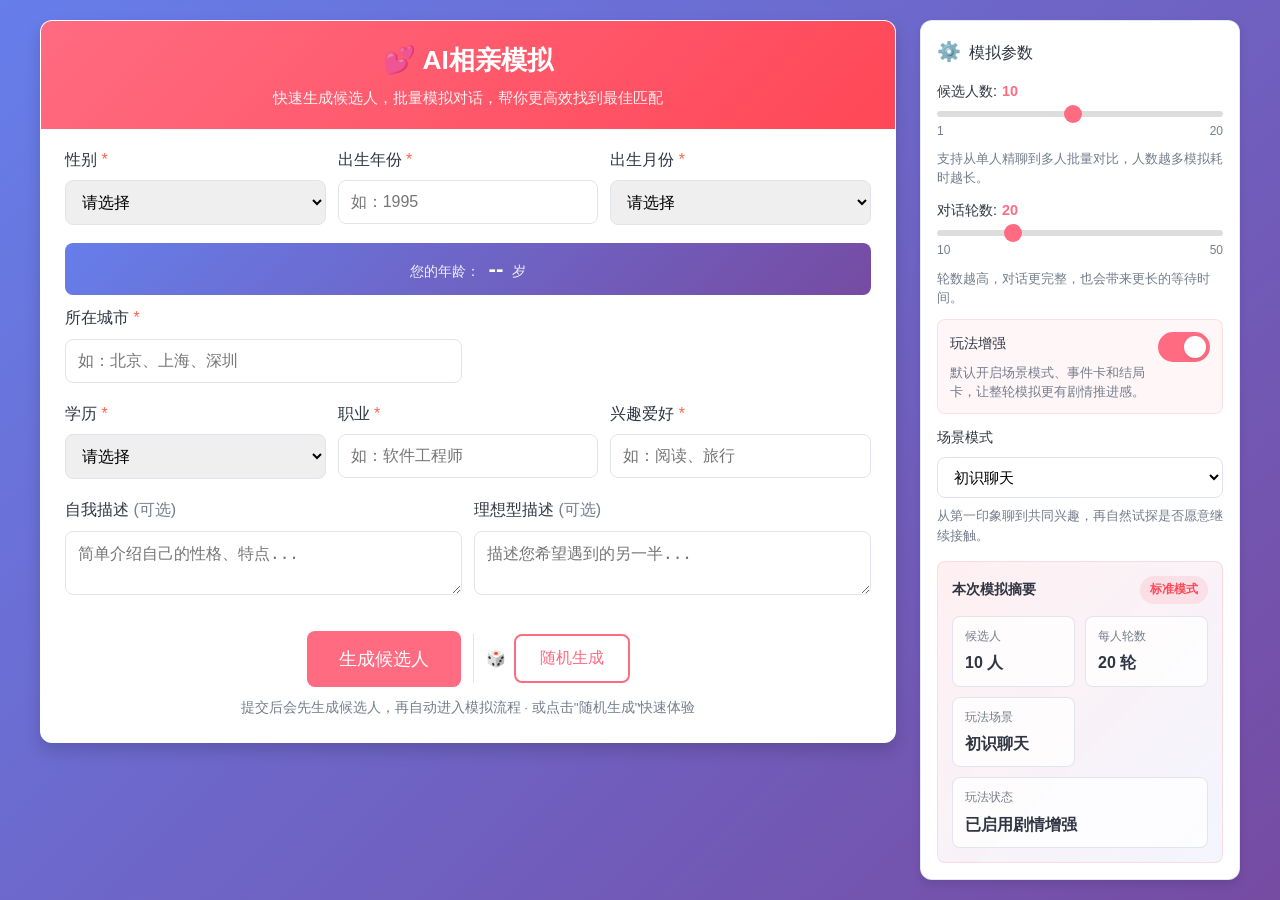
<file: frontend/index.html>
<!DOCTYPE html>
<html lang="zh-CN">
<head>
    <meta charset="UTF-8">
    <meta name="viewport" content="width=device-width, initial-scale=1.0">
    <title>AI相亲模拟 - 个人资料设置</title>
    <link rel="stylesheet" href="css/style.css">
</head>
<body class="profile-page">
    <div class="profile-container">
        <!-- 左侧：表单区域 -->
        <div class="main-content">
            <div class="page-header">
                <h1>💕 AI相亲模拟</h1>
                <p class="subtitle">快速生成候选人，批量模拟对话，帮你更高效找到最佳匹配</p>
            </div>

            <form id="profileForm" class="profile-form">
                <!-- 基本信息：三列 -->
                <div class="form-section">
                    <div class="form-row form-row-3">
                        <div class="form-group">
                            <label for="gender">性别 <span class="required">*</span></label>
                            <select id="gender" name="gender" required>
                                <option value="">请选择</option>
                                <option value="male">男</option>
                                <option value="female">女</option>
                            </select>
                        </div>
                        <div class="form-group">
                            <label for="birth_year">出生年份 <span class="required">*</span></label>
                            <input type="number" id="birth_year" name="birth_year" min="1940" max="2010" required
                                   placeholder="如：1995">
                        </div>
                        <div class="form-group">
                            <label for="birth_month">出生月份 <span class="required">*</span></label>
                            <select id="birth_month" name="birth_month" required>
                                <option value="">请选择</option>
                                <option value="1">1月</option>
                                <option value="2">2月</option>
                                <option value="3">3月</option>
                                <option value="4">4月</option>
                                <option value="5">5月</option>
                                <option value="6">6月</option>
                                <option value="7">7月</option>
                                <option value="8">8月</option>
                                <option value="9">9月</option>
                                <option value="10">10月</option>
                                <option value="11">11月</option>
                                <option value="12">12月</option>
                            </select>
                        </div>
                    </div>

                    <!-- 年龄显示 -->
                    <div class="age-display">
                        <span class="age-label">您的年龄：</span>
                        <span class="age-value" id="calculatedAge">--</span>
                        <span class="age-unit">岁</span>
                    </div>

                    <!-- 所在城市 -->
                    <div class="form-row">
                        <div class="form-group" style="flex: 0 0 auto; min-width: 200px;">
                            <label for="city">所在城市 <span class="required">*</span></label>
                            <input type="text" id="city" name="city" required
                                   placeholder="如：北京、上海、深圳" list="majorCities">
                            <datalist id="majorCities">
                                <option value="北京">
                                <option value="上海">
                                <option value="深圳">
                                <option value="广州">
                                <option value="杭州">
                                <option value="成都">
                                <option value="南京">
                                <option value="武汉">
                                <option value="西安">
                                <option value="重庆">
                                <option value="天津">
                                <option value="苏州">
                                <option value="长沙">
                                <option value="郑州">
                                <option value="青岛">
                                <option value="大连">
                            </datalist>
                        </div>
                    </div>

                    <!-- 职业、学历、兴趣：三列 -->
                    <div class="form-row form-row-3">
                        <div class="form-group">
                            <label for="education">学历 <span class="required">*</span></label>
                            <select id="education" name="education" required>
                                <option value="">请选择</option>
                                <option value="高中">高中</option>
                                <option value="大专">大专</option>
                                <option value="本科">本科</option>
                                <option value="硕士">硕士</option>
                                <option value="博士">博士</option>
                                <option value="其他">其他</option>
                            </select>
                        </div>
                        <div class="form-group">
                            <label for="occupation">职业 <span class="required">*</span></label>
                            <input type="text" id="occupation" name="occupation" required
                                   placeholder="如：软件工程师">
                        </div>
                        <div class="form-group">
                            <label for="interests">兴趣爱好 <span class="required">*</span></label>
                            <input type="text" id="interests" name="interests" required
                                   placeholder="如：阅读、旅行">
                        </div>
                    </div>

                    <!-- 自我描述、理想型：两列 -->
                    <div class="form-row">
                        <div class="form-group">
                            <label for="self_description">自我描述 <span class="optional">(可选)</span></label>
                            <textarea id="self_description" name="self_description" rows="2"
                                      placeholder="简单介绍自己的性格、特点..." maxlength="500"></textarea>
                        </div>
                        <div class="form-group">
                            <label for="ideal_type">理想型描述 <span class="optional">(可选)</span></label>
                            <textarea id="ideal_type" name="ideal_type" rows="2"
                                      placeholder="描述您希望遇到的另一半..." maxlength="500"></textarea>
                        </div>
                    </div>
                </div>

                <div class="form-actions">
                    <div class="form-actions-main">
                        <button type="submit" class="btn btn-primary btn-large" id="submitBtn">
                            <span class="btn-text">生成候选人</span>
                            <span class="btn-loading" style="display: none;">正在生成...</span>
                        </button>
                        <div class="quick-experience-inline">
                            <span class="quick-experience-icon">🎲</span>
                            <button type="button" class="btn btn-secondary btn-outline" id="randomProfileBtn">
                                随机生成
                            </button>
                        </div>
                    </div>
                    <p class="form-action-hint">提交后会先生成候选人，再自动进入模拟流程 · 或点击"随机生成"快速体验</p>
                </div>
            </form>
        </div>

        <!-- 右侧：配置和快捷操作 -->
        <aside class="sidebar">
            <div class="sidebar-card">
                <div class="sidebar-card-header">
                    <span class="sidebar-icon">⚙️</span>
                    <h3>模拟参数</h3>
                </div>

                <div class="config-item">
                    <label for="candidateCount">候选人数: <strong id="candidateCountValue">10</strong></label>
                    <input type="range" id="candidateCount" name="candidate_count" min="1" max="20" value="10" class="config-slider">
                    <div class="slider-labels">
                        <span>1</span>
                        <span>20</span>
                    </div>
                    <p class="config-help">支持从单人精聊到多人批量对比，人数越多模拟耗时越长。</p>
                </div>

                <div class="config-item">
                    <label for="maxRounds">对话轮数: <strong id="maxRoundsValue">20</strong></label>
                    <input type="range" id="maxRounds" name="max_rounds" min="10" max="50" value="20" class="config-slider">
                    <div class="slider-labels">
                        <span>10</span>
                        <span>50</span>
                    </div>
                    <p class="config-help">轮数越高，对话更完整，也会带来更长的等待时间。</p>
                </div>

                <div class="config-item feature-toggle-item">
                    <div class="toggle-row">
                        <div>
                            <label for="enhancedMode">玩法增强</label>
                            <p class="config-help">默认开启场景模式、事件卡和结局卡，让整轮模拟更有剧情推进感。</p>
                        </div>
                        <label class="switch" for="enhancedMode">
                            <input type="checkbox" id="enhancedMode" name="enhanced_mode" checked>
                            <span class="switch-slider"></span>
                        </label>
                    </div>
                </div>

                <div class="config-item">
                    <label for="scenarioMode">场景模式</label>
                    <select id="scenarioMode" name="scenario_mode" class="config-select">
                        <option value="first_chat" selected>初识聊天</option>
                        <option value="weekend_plan">周末约会计划</option>
                        <option value="future_probe">未来关系试探</option>
                    </select>
                    <p class="config-help" id="scenarioModeHelp">从第一印象聊到共同兴趣，再自然试探是否愿意继续接触。</p>
                </div>

                <div class="simulation-summary" id="simulationSummary">
                    <div class="summary-header">
                        <span>本次模拟摘要</span>
                        <strong id="summaryBadge">标准模式</strong>
                    </div>
                    <div class="summary-grid">
                        <div class="summary-item">
                            <span class="summary-label">候选人</span>
                            <strong id="summaryCandidates">10 人</strong>
                        </div>
                        <div class="summary-item">
                            <span class="summary-label">每人轮数</span>
                            <strong id="summaryRounds">20 轮</strong>
                        </div>
                        <div class="summary-item">
                            <span class="summary-label">玩法场景</span>
                            <strong id="summaryScenario">初识聊天</strong>
                        </div>
                        <div class="summary-item summary-item-wide">
                            <span class="summary-label">玩法状态</span>
                            <strong id="summaryTotalRounds">已启用剧情增强</strong>
                        </div>
                    </div>
                </div>
            </div>
        </aside>
    </div>

    <div id="toast" class="toast"></div>

    <script src="js/api.js?v=1.1"></script>
    <script src="js/profile.js?v=1.3"></script>
</body>
</html>
</file>
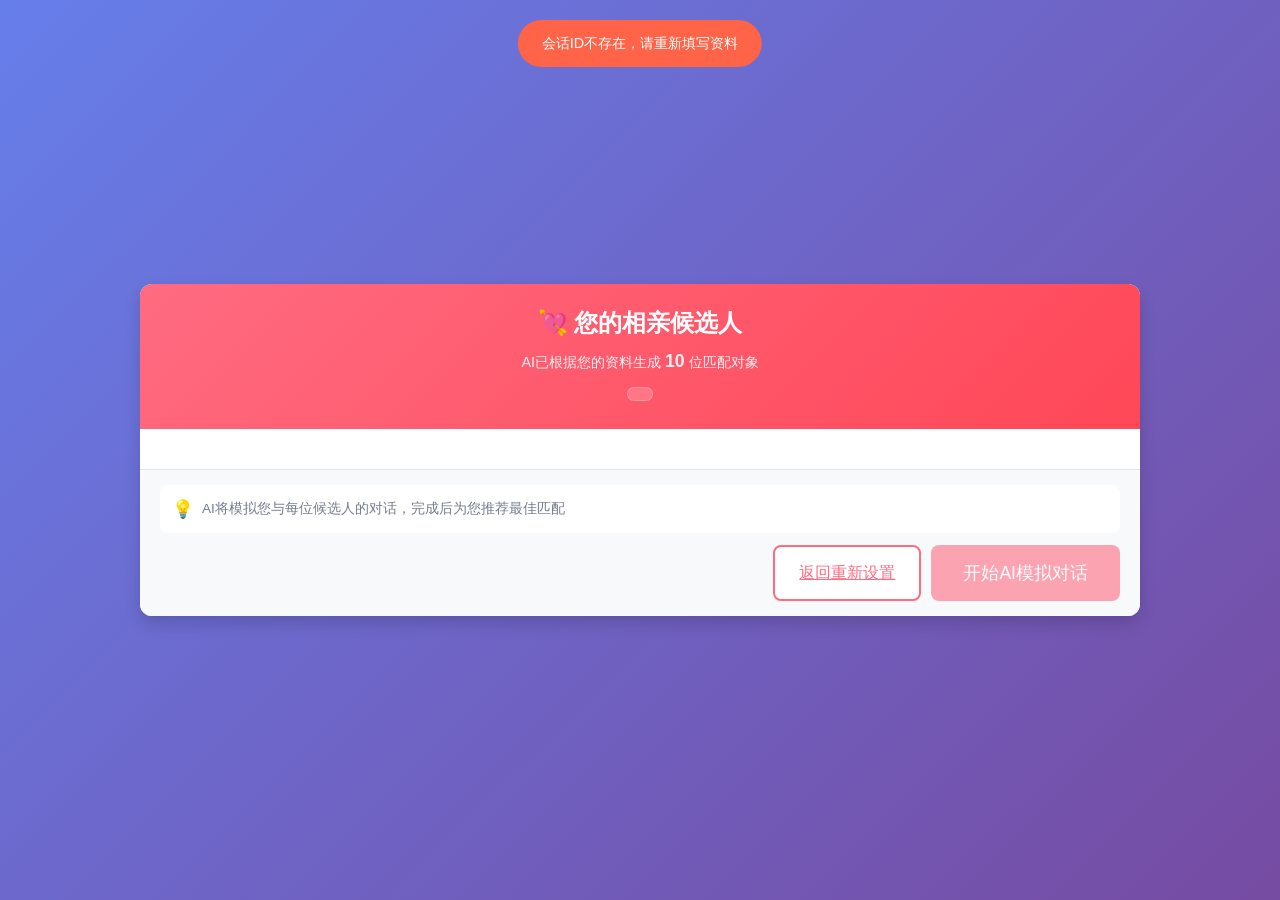
<file: frontend/candidates.html>
<!DOCTYPE html>
<html lang="zh-CN">
<head>
    <meta charset="UTF-8">
    <meta name="viewport" content="width=device-width, initial-scale=1.0">
    <title>AI相亲模拟 - 候选人展示</title>
    <link rel="stylesheet" href="css/style.css">
</head>
<body class="candidates-page">
    <div class="candidates-container">
        <!-- 页面头部 -->
        <div class="candidates-header">
            <h1>💘 您的相亲候选人</h1>
            <p class="subtitle">AI已根据您的资料生成 <span id="candidateCount">10</span> 位匹配对象</p>
            <div id="scenarioSummary" class="candidates-scenario-summary"></div>
        </div>

        <!-- 加载状态 -->
        <div id="loadingState" class="loading-container" style="display: none;">
            <div class="loading-spinner"></div>
            <p>正在生成候选人...</p>
        </div>

        <!-- 候选人网格 -->
        <div id="candidatesGrid" class="candidates-grid">
            <!-- 候选人卡片将通过JS动态生成 -->
        </div>

        <!-- 底部操作栏 -->
        <div class="candidates-footer">
            <div class="footer-tips">
                <span class="tip-icon">💡</span>
                <span class="tip-text">AI将模拟您与每位候选人的对话，完成后为您推荐最佳匹配</span>
            </div>
            <div class="footer-actions">
                <a href="/" class="btn btn-secondary btn-outline">返回重新设置</a>
                <button id="startSimulationBtn" class="btn btn-primary btn-large" disabled>
                    <span class="btn-text">开始AI模拟对话</span>
                    <span class="btn-loading" style="display: none;">模拟中...</span>
                </button>
            </div>
        </div>
    </div>

    <div id="toast" class="toast"></div>

    <script src="js/api.js?v=1.1"></script>
    <script src="js/candidates.js?v=1.6"></script>
</body>
</html>
</file>
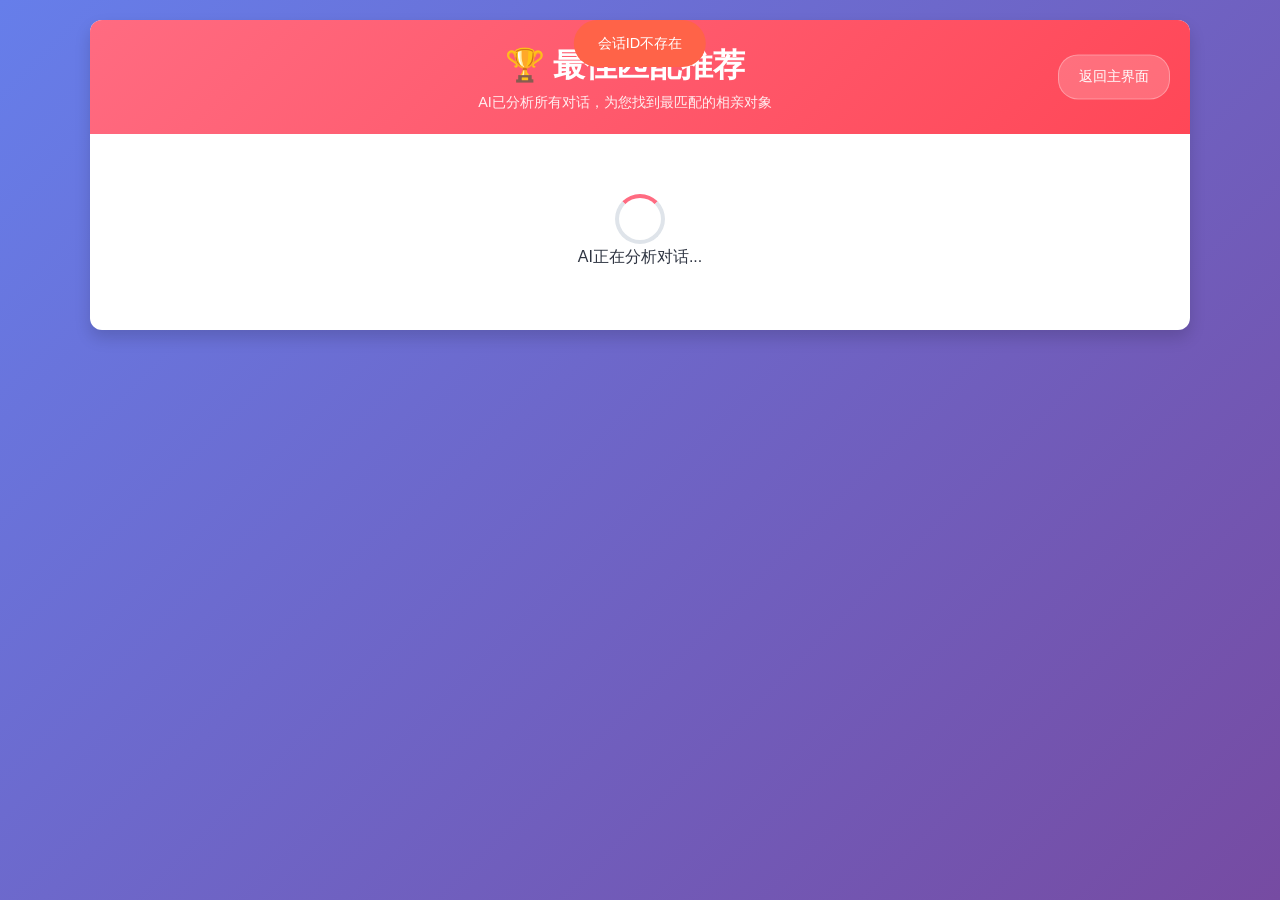
<file: frontend/recommendation.html>
<!DOCTYPE html>
<html lang="zh-CN">
<head>
    <meta charset="UTF-8">
    <meta name="viewport" content="width=device-width, initial-scale=1.0">
    <title>AI相亲模拟 - 最佳匹配推荐</title>
    <link rel="stylesheet" href="css/style.css">
</head>
<body class="recommendation-page">
    <div class="recommendation-container">
        <!-- 页面头部 -->
        <div class="rec-header">
            <h1>🏆 最佳匹配推荐</h1>
            <p class="subtitle">AI已分析所有对话，为您找到最匹配的相亲对象</p>
            <a href="/" class="rec-back-btn">返回主界面</a>
        </div>

        <!-- 加载状态 -->
        <div id="loadingState" class="loading-container">
            <div class="loading-spinner"></div>
            <p>AI正在分析对话...</p>
        </div>

        <!-- 推荐结果内容 -->
        <div id="recommendationContent" class="recommendation-content" style="display: none;">
            <!-- 标签导航 -->
            <div class="rec-tabs">
                <button class="rec-tab active" data-tab="best-match">
                    <span class="tab-icon">🏆</span>
                    <span class="tab-label">最佳匹配</span>
                </button>
                <button class="rec-tab" data-tab="highlights">
                    <span class="tab-icon">💬</span>
                    <span class="tab-label">对话高光</span>
                </button>
                <button class="rec-tab" data-tab="growth">
                    <span class="tab-icon">🌱</span>
                    <span class="tab-label">成长空间</span>
                </button>
                <button class="rec-tab" data-tab="rankings">
                    <span class="tab-icon">📊</span>
                    <span class="tab-label">候选人排名</span>
                </button>
            </div>

            <!-- 标签内容区域 -->
            <div class="rec-tab-content">
                <!-- 最佳匹配标签页 -->
                <div class="rec-tab-panel active" id="panel-best-match">
                    <div class="best-match-card">
                        <div class="match-header">
                            <span class="trophy-icon">🏆</span>
                            <h2>最佳匹配</h2>
                        </div>
                        <div class="match-body">
                            <div class="match-profile">
                                <div id="bestMatchAvatar" class="match-avatar">👩</div>
                                <div class="match-info">
                                    <h3 id="bestMatchName">候选人姓名</h3>
                                    <p id="bestMatchDetails">26岁 · 产品经理</p>
                                    <p id="bestMatchInterests" class="interests">瑜伽、阅读、旅行</p>
                                </div>
                            </div>
                            <div class="match-metrics">
                                <div class="match-score-inline">
                                    <span id="compatibilityScore" class="score-number">85</span>
                                    <span class="score-label">兼容性评分</span>
                                </div>
                                <div class="match-ending">
                                    <span id="bestMatchEnding" class="ending-badge">建议继续接触</span>
                                    <p id="bestMatchEndingReason" class="ending-reason">你们的关系有继续了解的空间。</p>
                                </div>
                            </div>
                            <div class="match-reasoning">
                                <h4>推荐理由</h4>
                                <ul id="reasoningList" class="reason-list">
                                    <!-- 推荐理由将通过JS动态生成 -->
                                </ul>
                            </div>
                        </div>
                    </div>
                </div>

                <!-- 对话高光标签页 -->
                <div class="rec-tab-panel" id="panel-highlights">
                    <div class="highlights-section">
                        <div class="panel-title">
                            <h3>💬 对话高光时刻</h3>
                            <p class="panel-subtitle">这些关键时刻展现了你们之间的化学反应</p>
                        </div>
                        <div id="conversationHighlights" class="highlights-list">
                            <!-- 高光时刻将通过JS动态生成 -->
                        </div>
                    </div>
                </div>

                <!-- 成长空间标签页 -->
                <div class="rec-tab-panel" id="panel-growth">
                    <div class="growth-section">
                        <div class="panel-title">
                            <h3>🌱 潜在成长空间</h3>
                            <p class="panel-subtitle">继续了解可能带来更多惊喜</p>
                        </div>
                        <ul id="growthAreas" class="growth-list">
                            <!-- 成长空间将通过JS动态生成 -->
                        </ul>
                    </div>
                </div>

                <!-- 候选人排名标签页 -->
                <div class="rec-tab-panel" id="panel-rankings">
                    <div class="rankings-section">
                        <div class="panel-title">
                            <h3>📊 所有候选人排名</h3>
                            <p class="panel-subtitle">基于对话质量和匹配度的综合评估</p>
                        </div>
                        <div id="allRankings" class="rankings-table-compact">
                            <!-- 排名表格将通过JS动态生成 -->
                        </div>
                    </div>
                </div>
            </div>
        </div>
    </div>

    <div id="toast" class="toast"></div>

    <script src="js/api.js?v=1.1"></script>
    <script src="js/recommendation.js?v=1.2"></script>
</body>
</html>
</file>
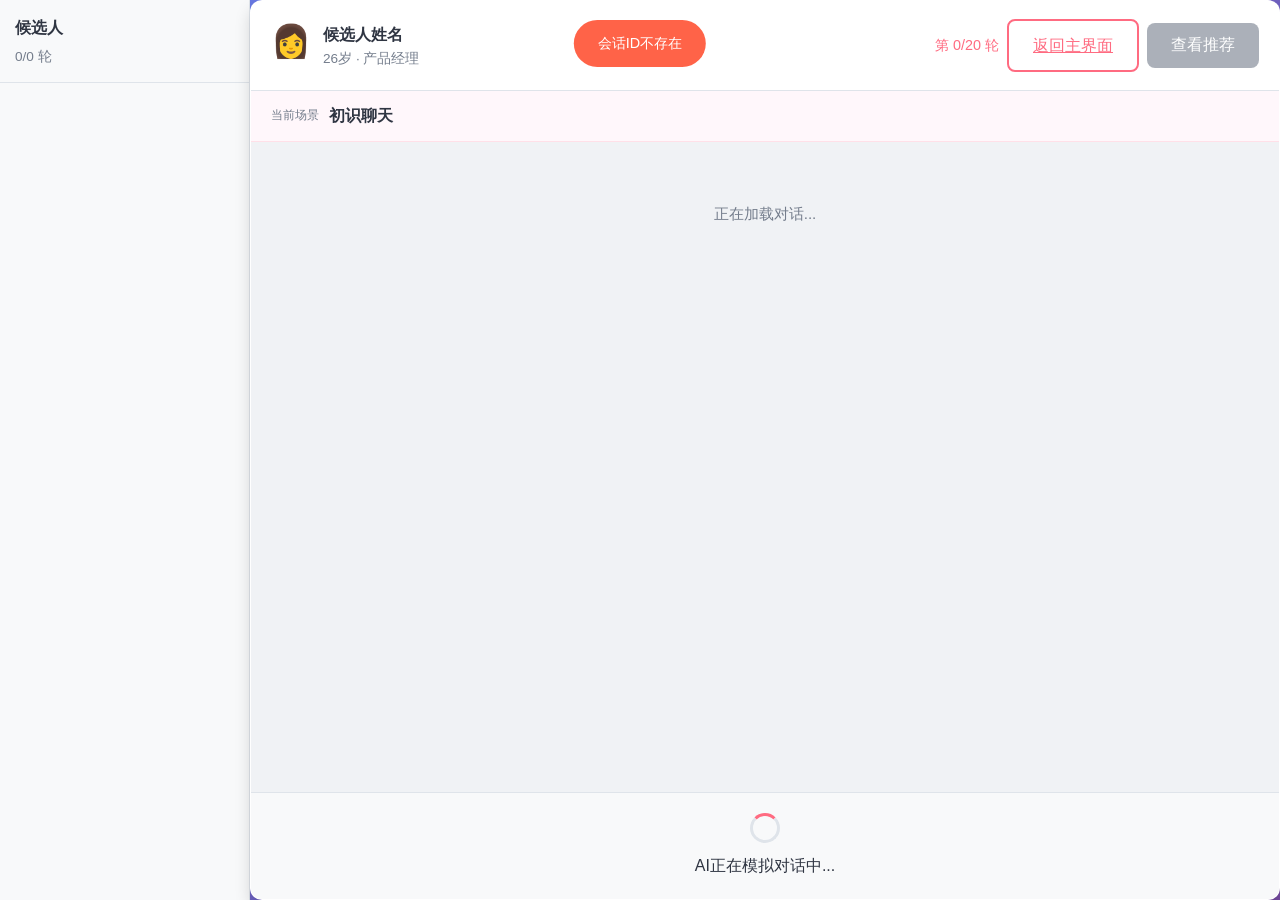
<file: frontend/simulation.html>
<!DOCTYPE html>
<html lang="zh-CN">
<head>
    <meta charset="UTF-8">
    <meta name="viewport" content="width=device-width, initial-scale=1.0">
    <title>AI相亲模拟 - 对话模拟</title>
    <link rel="stylesheet" href="css/style.css">
</head>
<body class="simulation-page">
    <div class="simulation-container">
        <!-- 左侧候选人列表 -->
        <div class="candidate-sidebar">
            <div class="sidebar-header">
                <h3>候选人</h3>
                <div class="overall-progress">
                    <span id="overallProgressText">0/0 轮</span>
                </div>
            </div>
            <div id="candidateList" class="candidate-list">
                <!-- 候选人标签将通过JS动态生成 -->
            </div>
        </div>

        <!-- 右侧对话展示区域 -->
        <div class="main-content">
            <!-- 对话头部 -->
            <div class="conversation-header">
                <div class="current-candidate-info">
                    <span id="currentCandidateAvatar" class="candidate-avatar">👩</span>
                    <div>
                        <h3 id="currentCandidateName">候选人姓名</h3>
                        <p id="currentCandidateDetails">26岁 · 产品经理</p>
                    </div>
                </div>
                <div class="header-actions">
                    <span id="roundIndicator" class="round-indicator">第 0/20 轮</span>
                    <a href="/" class="btn btn-secondary btn-outline">返回主界面</a>
                    <button id="viewRecommendationBtn" class="btn btn-secondary" disabled>查看推荐</button>
                </div>
            </div>

            <div class="scenario-banner">
                <div class="scenario-banner-main">
                    <span class="scenario-banner-label">当前场景</span>
                    <strong id="scenarioModeLabel">初识聊天</strong>
                </div>
                <p id="eventCardBanner" class="event-card-banner" style="display: none;"></p>
            </div>

            <!-- 对话消息区域 -->
            <div id="conversationMessages" class="conversation-messages">
                <div class="empty-state">
                    <p>正在加载对话...</p>
                </div>
            </div>

            <!-- 模拟状态指示 -->
            <div id="simulationStatus" class="simulation-status">
                <div class="status-content">
                    <div class="status-spinner"></div>
                    <p id="statusText">AI正在模拟对话中...</p>
                </div>
            </div>
        </div>
    </div>

    <div id="toast" class="toast"></div>

    <script src="js/api.js?v=1.1"></script>
    <script src="js/simulation.js?v=1.6"></script>
</body>
</html>
</file>
<file: frontend/css/style.css>
/* ==================== 全局样式 ==================== */
* {
    margin: 0;
    padding: 0;
    box-sizing: border-box;
}

:root {
    --primary-color: #ff6b81;
    --primary-hover: #ff4757;
    --secondary-color: #747d8c;
    --success-color: #2ed573;
    --warning-color: #ffa502;
    --danger-color: #ff6348;
    --bg-color: #f8f9fa;
    --card-bg: #ffffff;
    --text-primary: #2f3542;
    --text-secondary: #747d8c;
    --border-color: #dfe4ea;
    --shadow-sm: 0 2px 4px rgba(0, 0, 0, 0.05);
    --shadow-md: 0 4px 8px rgba(0, 0, 0, 0.1);
    --shadow-lg: 0 8px 16px rgba(0, 0, 0, 0.15);
    --radius-sm: 4px;
    --radius-md: 8px;
    --radius-lg: 12px;
    --transition: all 0.3s ease;
}

body {
    font-family: -apple-system, BlinkMacSystemFont, 'Segoe UI', Roboto, 'Helvetica Neue', Arial, sans-serif;
    background: linear-gradient(135deg, #667eea 0%, #764ba2 100%);
    min-height: 100vh;
    color: var(--text-primary);
    line-height: 1.6;
}

/* profile-page 使用 flexbox 垂直居中 */
body.profile-page {
    display: flex;
    align-items: center;
    justify-content: center;
    padding: 20px;
}

/* ==================== 新的双栏布局 ==================== */
.profile-container {
    display: grid;
    grid-template-columns: 1fr 320px;
    gap: 24px;
    max-width: 1200px;
    width: 100%;
    align-items: start;
}

.main-content {
    background: var(--card-bg);
    border-radius: var(--radius-lg);
    box-shadow: var(--shadow-lg);
    overflow: hidden;
    border: 1px solid rgba(255, 255, 255, 0.45);
}

.page-header {
    padding: 18px 24px;
    background: linear-gradient(135deg, #ff6b81 0%, #ff4757 100%);
    color: white;
    text-align: center;
}

.page-header h1 {
    font-size: 1.65rem;
    margin-bottom: 6px;
}

.page-header .subtitle {
    font-size: 0.92rem;
    opacity: 0.92;
    max-width: 620px;
    margin: 0 auto;
}

.sidebar {
    display: flex;
    flex-direction: column;
    gap: 16px;
    position: sticky;
    top: 20px;
}

.sidebar-card {
    background: var(--card-bg);
    border-radius: var(--radius-lg);
    box-shadow: var(--shadow-md);
    padding: 16px;
    border: 1px solid rgba(223, 228, 234, 0.8);
}

.sidebar-card-header {
    display: flex;
    align-items: center;
    gap: 8px;
    margin-bottom: 12px;
}

.sidebar-icon {
    font-size: 1.2rem;
}

.sidebar-card h3 {
    font-size: 1rem;
    font-weight: 500;
    margin: 0;
}

.sidebar .config-item {
    margin-bottom: 12px;
}

.sidebar .config-item:last-child {
    margin-bottom: 0;
}

.sidebar .config-item label {
    display: flex;
    align-items: center;
    gap: 5px;
    font-size: 0.9rem;
    margin-bottom: 8px;
}

.sidebar .config-item strong {
    color: var(--primary-color);
}

.config-select {
    width: 100%;
    padding: 10px 12px;
    border: 1px solid var(--border-color);
    border-radius: var(--radius-md);
    background: white;
    font-size: 0.95rem;
}

.feature-toggle-item {
    padding: 12px;
    border: 1px solid rgba(255, 107, 129, 0.16);
    border-radius: var(--radius-md);
    background: rgba(255, 107, 129, 0.06);
}

.toggle-row {
    display: flex;
    align-items: flex-start;
    justify-content: space-between;
    gap: 12px;
}

.toggle-row .config-help {
    margin-top: 4px;
}

.switch {
    position: relative;
    display: inline-flex;
    width: 52px;
    height: 30px;
    flex-shrink: 0;
}

.switch input {
    opacity: 0;
    width: 0;
    height: 0;
}

.switch-slider {
    position: absolute;
    inset: 0;
    background: #cfd6de;
    border-radius: 999px;
    cursor: pointer;
    transition: var(--transition);
}

.switch-slider::before {
    content: "";
    position: absolute;
    width: 22px;
    height: 22px;
    left: 4px;
    top: 4px;
    border-radius: 50%;
    background: white;
    box-shadow: var(--shadow-sm);
    transition: var(--transition);
}

.switch input:checked + .switch-slider {
    background: var(--primary-color);
}

.switch input:checked + .switch-slider::before {
    transform: translateX(22px);
}

.config-help {
    margin-top: 8px;
    font-size: 0.8rem;
    color: var(--text-secondary);
    line-height: 1.5;
}

.sidebar-hint {
    font-size: 0.8rem;
    color: var(--text-secondary);
    margin-top: 8px;
    text-align: center;
}

.tips-card p {
    font-size: 0.85rem;
    color: var(--text-secondary);
    line-height: 1.5;
    margin: 0;
}

/* 保留原有的 container 样式用于其他页面 */
.container {
    max-width: 600px;
    margin: 0 auto;
    padding: 20px;
}

/* ==================== 响应式布局 ==================== */
@media (max-width: 900px) {
    .profile-container {
        grid-template-columns: 1fr;
    }

    .sidebar {
        order: -1;
    }

    .sidebar-card {
        padding: 12px;
    }
}

/* ==================== 页面头部 ==================== */
.header {
    text-align: center;
    margin-bottom: 15px;
    color: white;
}

.header h1 {
    font-size: 1.8rem;
    margin-bottom: 5px;
}

.subtitle {
    font-size: 0.9rem;
    opacity: 0.9;
}

/* ==================== 卡片样式 ==================== */
.card {
    background: var(--card-bg);
    border-radius: var(--radius-lg);
    box-shadow: var(--shadow-lg);
    overflow: hidden;
    margin-bottom: 20px;
}

.card-header {
    padding: 20px;
    border-bottom: 1px solid var(--border-color);
}

.card-header h2 {
    font-size: 1.25rem;
    color: var(--text-primary);
    margin-bottom: 5px;
}

.card-header p {
    font-size: 0.9rem;
    color: var(--text-secondary);
}

.card-header.with-icon {
    display: flex;
    align-items: center;
    gap: 10px;
}

.card-icon {
    font-size: 1.5rem;
}

.card-body {
    padding: 20px;
}

/* ==================== 表单样式 ==================== */
.profile-form {
    padding: 18px 24px 24px;
}

.form-section {
    margin-bottom: 15px;
}

.form-row {
    display: grid;
    grid-template-columns: 1fr 1fr;
    gap: 12px;
    margin-bottom: 8px;
}

/* 三列布局 */
.form-row-3 {
    grid-template-columns: 1fr 1fr 1fr;
}

.form-group {
    margin-bottom: 10px;
}

.form-group label {
    display: block;
    font-weight: 500;
    margin-bottom: 8px;
    color: var(--text-primary);
}

.required {
    color: var(--danger-color);
}

.optional {
    color: var(--text-secondary);
    font-weight: normal;
}

.form-group input,
.form-group select,
.form-group textarea {
    width: 100%;
    padding: 12px;
    border: 1px solid var(--border-color);
    border-radius: var(--radius-md);
    font-size: 1rem;
    transition: var(--transition);
}

.form-group input:focus,
.form-group select:focus,
.form-group textarea:focus {
    outline: none;
    border-color: var(--primary-color);
    box-shadow: 0 0 0 3px rgba(255, 107, 129, 0.1);
}

.form-group textarea {
    resize: vertical;
    min-height: 60px;
}

.help-text {
    display: block;
    margin-top: 5px;
    font-size: 0.85rem;
    color: var(--text-secondary);
}

/* ==================== 年龄显示 ==================== */
.age-display {
    text-align: center;
    padding: 8px 12px;
    background: linear-gradient(135deg, #667eea 0%, #764ba2 100%);
    border-radius: var(--radius-md);
    color: white;
    margin: 5px 0 10px;
}

.age-label {
    font-size: 0.85rem;
    opacity: 0.9;
}

.age-value {
    font-size: 1.4rem;
    font-weight: bold;
    margin: 0 4px;
}

.age-unit {
    font-size: 0.85rem;
    opacity: 0.9;
}

.age-display.age-invalid {
    background: linear-gradient(135deg, #ff6348 0%, #ff4757 100%);
}

.age-invalid {
    opacity: 0.8;
}

/* ==================== 内联提示 ==================== */
.tips-inline {
    margin-top: 20px;
    padding-top: 15px;
    border-top: 1px solid var(--border-color);
    display: flex;
    align-items: flex-start;
    gap: 10px;
    font-size: 0.85rem;
    color: var(--text-secondary);
}

.tip-icon {
    font-size: 1.2rem;
    flex-shrink: 0;
}

.tip-text {
    line-height: 1.5;
}

/* ==================== 按钮样式 ==================== */
.btn {
    padding: 12px 24px;
    border: none;
    border-radius: var(--radius-md);
    font-size: 1rem;
    font-weight: 500;
    cursor: pointer;
    transition: var(--transition);
    display: inline-flex;
    align-items: center;
    justify-content: center;
    gap: 8px;
}

.btn-primary {
    background: var(--primary-color);
    color: white;
}

.btn-primary:hover {
    background: var(--primary-hover);
    transform: translateY(-2px);
    box-shadow: var(--shadow-md);
}

.btn-secondary {
    background: var(--secondary-color);
    color: white;
}

.btn-secondary:hover {
    background: #57606f;
}

.btn-large {
    padding: 16px 32px;
    font-size: 1.1rem;
}

.btn:disabled {
    opacity: 0.6;
    cursor: not-allowed;
}

.form-actions {
    margin-top: 18px;
}

.form-actions-main {
    display: flex;
    align-items: center;
    justify-content: center;
    gap: 12px;
    flex-wrap: wrap;
}

.quick-experience-inline {
    display: flex;
    align-items: center;
    gap: 8px;
    padding-left: 12px;
    border-left: 1px solid var(--border-color);
}

.quick-experience-icon {
    font-size: 1rem;
}

.form-action-hint {
    margin-top: 10px;
    font-size: 0.85rem;
    color: var(--text-secondary);
    text-align: center;
}

/* ==================== 聊天页面 ==================== */
.chat-page {
    background: #f0f2f5;
}

.chat-container {
    max-width: 700px;
    margin: 0 auto;
    height: 100vh;
    display: flex;
    flex-direction: column;
    background: white;
}

.chat-header {
    padding: 12px 16px;
    background: white;
    border-bottom: 1px solid var(--border-color);
    display: flex;
    align-items: center;
    gap: 12px;
    flex-shrink: 0;
}

.back-btn {
    width: 36px;
    height: 36px;
    display: flex;
    align-items: center;
    justify-content: center;
    background: #f0f2f5;
    border: none;
    border-radius: 50%;
    cursor: pointer;
    transition: var(--transition);
    color: var(--text-secondary);
}

.back-btn:hover {
    background: #e4e6eb;
    color: var(--text-primary);
}

.bot-avatar {
    width: 42px;
    height: 42px;
    background: linear-gradient(135deg, #667eea 0%, #764ba2 100%);
    border-radius: 50%;
    display: flex;
    align-items: center;
    justify-content: center;
    font-size: 1.4rem;
    flex-shrink: 0;
}

.bot-info {
    flex: 1;
    min-width: 0;
}

.bot-info h3 {
    font-size: 1rem;
    margin-bottom: 2px;
    white-space: nowrap;
    overflow: hidden;
    text-overflow: ellipsis;
}

.bot-details {
    font-size: 0.8rem;
    color: var(--text-secondary);
}

.header-actions {
    display: flex;
    align-items: center;
    gap: 8px;
    flex-shrink: 0;
}

.action-btn {
    display: flex;
    align-items: center;
    gap: 6px;
    padding: 8px 14px;
    border: none;
    border-radius: 20px;
    font-size: 0.85rem;
    font-weight: 500;
    cursor: pointer;
    transition: var(--transition);
}

.primary-btn {
    background: linear-gradient(135deg, #667eea 0%, #764ba2 100%);
    color: white;
    box-shadow: 0 2px 8px rgba(102, 126, 234, 0.3);
}

.primary-btn:hover {
    transform: translateY(-2px);
    box-shadow: 0 4px 12px rgba(102, 126, 234, 0.4);
}

.primary-btn:active {
    transform: translateY(0);
}

.primary-btn:disabled {
    opacity: 0.5;
    cursor: not-allowed;
    transform: none;
    box-shadow: none;
}

.secondary-btn {
    background: #f0f2f5;
    color: var(--text-secondary);
}

.secondary-btn:hover {
    background: #e4e6eb;
    color: var(--text-primary);
}

.secondary-btn:active {
    transform: scale(0.95);
}

.secondary-btn:disabled {
    opacity: 0.5;
    cursor: not-allowed;
}

.chat-messages {
    flex: 1;
    overflow-y: auto;
    padding: 20px;
    background: #f0f2f5;
}

.message {
    display: flex;
    margin-bottom: 15px;
    animation: messageSlide 0.3s ease;
}

@keyframes messageSlide {
    from {
        opacity: 0;
        transform: translateY(10px);
    }
    to {
        opacity: 1;
        transform: translateY(0);
    }
}

.message.user {
    justify-content: flex-end;
}

.message-bubble {
    max-width: 75%;
    padding: 12px 16px;
    border-radius: 18px;
    word-wrap: break-word;
}

.message.assistant .message-bubble {
    background: white;
    border-bottom-left-radius: 4px;
}

.message.user .message-bubble {
    background: linear-gradient(135deg, #667eea 0%, #764ba2 100%);
    color: white;
    border-bottom-right-radius: 4px;
}

.message-time {
    font-size: 0.7rem;
    color: var(--text-secondary);
    margin-top: 5px;
}

.chat-input-area {
    border-top: 1px solid var(--border-color);
    padding: 15px 20px;
    background: white;
}

.input-container {
    display: flex;
    gap: 10px;
    align-items: flex-end;
}

.message-input {
    flex: 1;
    padding: 12px 16px;
    border: 1px solid var(--border-color);
    border-radius: 24px;
    resize: none;
    max-height: 120px;
    font-family: inherit;
    font-size: 1rem;
}

.message-input:focus {
    outline: none;
    border-color: var(--primary-color);
}

.send-btn {
    width: 44px;
    height: 44px;
    border-radius: 50%;
    background: linear-gradient(135deg, #667eea 0%, #764ba2 100%);
    border: none;
    color: white;
    cursor: pointer;
    display: flex;
    align-items: center;
    justify-content: center;
    transition: var(--transition);
}

.send-btn:hover {
    transform: scale(1.05);
}

.send-btn:disabled {
    opacity: 0.5;
    cursor: not-allowed;
    transform: none;
}

.input-footer {
    margin-top: 8px;
    text-align: center;
}

.input-footer small {
    color: var(--text-secondary);
    font-size: 0.75rem;
}

/* 聊天遮罩 */
.chat-overlay {
    position: absolute;
    top: 0;
    left: 0;
    right: 0;
    bottom: 0;
    background: rgba(255, 255, 255, 0.95);
    display: flex;
    align-items: center;
    justify-content: center;
    z-index: 100;
}

.overlay-content {
    text-align: center;
}

.overlay-content p {
    margin-top: 15px;
    color: var(--text-secondary);
}

/* ==================== 机器人信息卡片 ==================== */
.bot-profile-card {
    position: fixed;
    right: 20px;
    top: 50%;
    transform: translateY(-50%);
    width: 280px;
    background: white;
    border-radius: var(--radius-lg);
    box-shadow: var(--shadow-lg);
    z-index: 50;
    display: none;
}

.bot-profile-card.show {
    display: block;
    animation: slideInRight 0.3s ease;
}

@keyframes slideInRight {
    from {
        opacity: 0;
        transform: translateY(-50%) translateX(20px);
    }
    to {
        opacity: 1;
        transform: translateY(-50%) translateX(0);
    }
}

.bot-profile-card .card-header {
    position: relative;
    padding: 15px;
}

.card-avatar {
    font-size: 2rem;
}

.close-btn {
    position: absolute;
    right: 15px;
    top: 50%;
    transform: translateY(-50%);
    background: none;
    border: none;
    font-size: 1.5rem;
    color: var(--text-secondary);
    cursor: pointer;
}

.profile-row {
    display: flex;
    justify-content: space-between;
    padding: 10px 0;
    border-bottom: 1px solid var(--border-color);
}

.profile-row:last-child {
    border-bottom: none;
}

.profile-row .label {
    color: var(--text-secondary);
}

.profile-row .value {
    font-weight: 500;
}

/* ==================== 评价结果页面 ==================== */
.loading-container,
.error-container {
    text-align: center;
    padding: 60px 20px;
}

.error-icon {
    font-size: 4rem;
    margin-bottom: 20px;
}

.error-container h2 {
    margin-bottom: 10px;
}

.error-actions {
    margin-top: 30px;
    display: flex;
    gap: 15px;
    justify-content: center;
}

.result-content {
    animation: fadeIn 0.5s ease;
}

@keyframes fadeIn {
    from {
        opacity: 0;
    }
    to {
        opacity: 1;
    }
}

/* 分数卡片 */
.score-card {
    text-align: center;
}

.score-body {
    padding: 30px;
}

.score-circle {
    width: 150px;
    height: 150px;
    border-radius: 50%;
    display: flex;
    flex-direction: column;
    align-items: center;
    justify-content: center;
    margin: 0 auto 20px;
    background: linear-gradient(135deg, #667eea 0%, #764ba2 100%);
    color: white;
}

.score-circle.excellent {
    background: linear-gradient(135deg, #2ed573 0%, #26af61 100%);
}

.score-circle.good {
    background: linear-gradient(135deg, #3742fa 0%, #5352ed 100%);
}

.score-circle.average {
    background: linear-gradient(135deg, #ffa502 0%, #ff7f50 100%);
}

.score-circle.poor {
    background: linear-gradient(135deg, #ff6348 0%, #ff4757 100%);
}

.score-value {
    font-size: 3.5rem;
    font-weight: bold;
    line-height: 1;
}

.score-label {
    font-size: 1rem;
}

.score-level {
    font-size: 1.1rem;
    font-weight: 500;
    color: var(--text-secondary);
}

/* 优点和建议列表 */
.strength-list,
.suggestion-list {
    list-style: none;
}

.strength-list li {
    padding: 12px 0;
    padding-left: 30px;
    position: relative;
    border-bottom: 1px solid var(--border-color);
}

.strength-list li:last-child {
    border-bottom: none;
}

.strength-list li::before {
    content: "✓";
    position: absolute;
    left: 0;
    color: var(--success-color);
    font-weight: bold;
}

.suggestion-list li {
    padding: 12px 0;
    padding-left: 30px;
    position: relative;
    border-bottom: 1px solid var(--border-color);
}

.suggestion-list li:last-child {
    border-bottom: none;
}

.suggestion-list li::before {
    content: "→";
    position: absolute;
    left: 0;
    color: var(--warning-color);
    font-weight: bold;
}

.summary-text {
    color: var(--text-primary);
    line-height: 1.8;
    font-size: 1.05rem;
}

.result-actions {
    text-align: center;
    margin-top: 30px;
}

/* ==================== 提示信息 ==================== */
.tips {
    background: rgba(255, 255, 255, 0.95);
    border-radius: var(--radius-lg);
    padding: 20px;
    margin-top: 20px;
}

.tips h3 {
    font-size: 1.1rem;
    margin-bottom: 12px;
    color: var(--primary-color);
}

.tips ul {
    list-style: none;
}

.tips li {
    padding: 8px 0;
    padding-left: 20px;
    position: relative;
    font-size: 0.9rem;
}

.tips li::before {
    content: "•";
    position: absolute;
    left: 0;
    color: var(--primary-color);
    font-weight: bold;
}

/* ==================== 随机生成画像 ==================== */
.random-profile-section {
    padding: 15px 20px;
    background: linear-gradient(135deg, #f5f7fa 0%, #e8ecf1 100%);
    border-bottom: 1px solid var(--border-color);
    display: flex;
    align-items: center;
    gap: 15px;
}

.btn-outline {
    background: white;
    border: 2px solid var(--primary-color);
    color: var(--primary-color);
}

.btn-outline:hover {
    background: var(--primary-color);
    color: white;
    transform: translateY(-2px);
}

.btn-icon {
    font-size: 1.1rem;
}

.random-hint {
    font-size: 0.8rem;
    color: var(--text-secondary);
}

/* ==================== Toast 提示 ==================== */
.toast {
    position: fixed;
    top: 20px;
    left: 50%;
    transform: translateX(-50%) translateY(-100px);
    background: var(--text-primary);
    color: white;
    padding: 12px 24px;
    border-radius: 30px;
    font-size: 0.9rem;
    z-index: 1000;
    transition: transform 0.3s ease;
}

.toast.show {
    transform: translateX(-50%) translateY(0);
}

.toast.error {
    background: var(--danger-color);
}

.toast.success {
    background: var(--success-color);
}

/* ==================== 加载动画 ==================== */
.loading-spinner {
    width: 50px;
    height: 50px;
    border: 4px solid var(--border-color);
    border-top-color: var(--primary-color);
    border-radius: 50%;
    animation: spin 1s linear infinite;
    margin: 0 auto;
}

@keyframes spin {
    to {
        transform: rotate(360deg);
    }
}

/* ==================== 评测面板 ==================== */
.evaluation-panel {
    position: fixed;
    top: 0;
    right: -400px;
    width: 380px;
    height: 100vh;
    max-height: 100vh;
    background: white;
    box-shadow: -4px 0 30px rgba(0, 0, 0, 0.25);
    z-index: 1000;
    transition: right 0.4s cubic-bezier(0.4, 0, 0.2, 1), transform 0.4s cubic-bezier(0.4, 0, 0.2, 1);
    display: flex;
    flex-direction: column;
    overflow: hidden;
}

.evaluation-panel.show {
    right: 0 !important;
    transform: translateX(0) !important;
}

/* 调试边框 - 开发时可以临时启用 */
.evaluation-panel[style*="right: 0px"] {
    outline: 3px solid #ff6b81;
    outline-offset: -3px;
}

.panel-header {
    display: flex;
    align-items: center;
    justify-content: space-between;
    padding: 16px 20px;
    background: linear-gradient(135deg, #667eea 0%, #764ba2 100%);
    color: white;
    flex-shrink: 0;
}

.panel-title {
    font-size: 1rem;
    font-weight: 500;
}

.panel-close {
    background: none;
    border: none;
    color: white;
    font-size: 24px;
    cursor: pointer;
    padding: 0;
    width: 30px;
    height: 30px;
    display: flex;
    align-items: center;
    justify-content: center;
    border-radius: 4px;
    transition: background 0.2s;
}

.panel-close:hover {
    background: rgba(255, 255, 255, 0.2);
}

.panel-content {
    flex: 1;
    overflow-y: auto;
    padding: 20px;
}

.evaluation-loading {
    display: flex;
    flex-direction: column;
    align-items: center;
    justify-content: center;
    height: 100%;
    color: var(--text-secondary);
    gap: 16px;
}

.loading-spinner-small {
    width: 30px;
    height: 30px;
    border: 3px solid var(--border-color);
    border-top-color: var(--primary-color);
    border-radius: 50%;
    animation: spin 1s linear infinite;
}

.evaluation-stream-content {
    animation: fadeIn 0.3s ease;
}

.evaluation-progress {
    margin-bottom: 16px;
}

.progress-item {
    display: flex;
    align-items: center;
    gap: 10px;
    padding: 10px 12px;
    background: #f8f9fa;
    border-radius: 8px;
    margin-bottom: 8px;
    animation: slideInRight 0.3s ease;
    font-size: 0.85rem;
}

@keyframes slideInRight {
    from {
        opacity: 0;
        transform: translateX(-10px);
    }
    to {
        opacity: 1;
        transform: translateX(0);
    }
}

.progress-item.completed {
    background: #e8f5e9;
}

.progress-item.completed .progress-icon::before {
    content: "✓";
    color: #2e7d32;
    font-weight: bold;
}

.progress-icon {
    width: 20px;
    height: 20px;
    display: flex;
    align-items: center;
    justify-content: center;
    flex-shrink: 0;
}

.progress-icon::before {
    content: "⏳";
    font-size: 14px;
}

.evaluation-stream-text {
    margin-top: 16px;
}

.stream-label {
    font-size: 0.85rem;
    color: var(--text-secondary);
    margin-bottom: 8px;
    display: flex;
    align-items: center;
    gap: 8px;
}

.stream-label::before {
    content: "";
    width: 8px;
    height: 8px;
    background: var(--primary-color);
    border-radius: 50%;
    animation: pulse 1.5s ease-in-out infinite;
}

@keyframes pulse {
    0%, 100% {
        opacity: 1;
    }
    50% {
        opacity: 0.5;
    }
}

.stream-text {
    background: #f8f9fa;
    border: 1px solid var(--border-color);
    border-radius: 8px;
    padding: 16px;
    font-size: 0.9rem;
    line-height: 1.6;
    color: var(--text-primary);
    max-height: 400px;
    overflow-y: auto;
    white-space: pre-wrap;
    word-break: break-word;
}

.stream-text:empty::before {
    content: "等待AI生成内容...";
    color: var(--text-secondary);
    font-style: italic;
}

.evaluation-error {
    text-align: center;
    padding: 40px 20px;
    color: var(--text-secondary);
}

.evaluation-error p {
    font-size: 0.9rem;
}

@keyframes fadeIn {
    from {
        opacity: 0;
        transform: translateY(-5px);
    }
    to {
        opacity: 1;
        transform: translateY(0);
    }
}

.evaluation-result {
    animation: fadeIn 0.5s ease;
}

.evaluation-score {
    text-align: center;
    padding: 20px;
    background: linear-gradient(135deg, #667eea 0%, #764ba2 100%);
    border-radius: 12px;
    color: white;
    margin-bottom: 20px;
}

.score-number {
    font-size: 3rem;
    font-weight: 700;
}

.score-label {
    font-size: 0.9rem;
    opacity: 0.9;
}

.evaluation-section {
    margin-bottom: 20px;
}

.section-title {
    font-size: 0.95rem;
    font-weight: 600;
    color: var(--text-primary);
    margin-bottom: 12px;
    display: flex;
    align-items: center;
    gap: 8px;
}

.section-title::before {
    content: "";
    width: 4px;
    height: 16px;
    background: var(--primary-color);
    border-radius: 2px;
}

.strengths-list, .suggestions-list {
    list-style: none;
    padding: 0;
    margin: 0;
}

.strengths-list li, .suggestions-list li {
    padding: 8px 12px;
    margin-bottom: 6px;
    border-radius: 6px;
    font-size: 0.9rem;
    line-height: 1.5;
}

.strengths-list li {
    background: #e8f5e9;
    color: #2e7d32;
}

.suggestions-list li {
    background: #fff3e0;
    color: #e65100;
}

.evaluation-summary {
    padding: 16px;
    background: #f5f5f5;
    border-radius: 8px;
    font-size: 0.9rem;
    line-height: 1.6;
    color: var(--text-secondary);
}

/* ==================== 响应式设计 ==================== */
@media (max-width: 768px) {
    .container {
        padding: 15px;
    }

    .form-row {
        grid-template-columns: 1fr;
        gap: 0;
    }

    .form-row-3 {
        grid-template-columns: 1fr;
    }

    .header h1 {
        font-size: 1.5rem;
    }

    .chat-container {
        max-width: 100%;
    }

    .chat-header {
        padding: 10px 12px;
    }

    .back-btn {
        width: 32px;
        height: 32px;
    }

    .bot-avatar {
        width: 38px;
        height: 38px;
        font-size: 1.2rem;
    }

    .bot-info h3 {
        font-size: 0.95rem;
    }

    .bot-details {
        font-size: 0.75rem;
    }

    .header-actions {
        gap: 6px;
    }

    .action-btn {
        padding: 7px 12px;
        font-size: 0.85rem;
    }

    .action-btn span {
        display: none;
    }

    .action-btn svg {
        width: 18px;
        height: 18px;
    }

    .bot-profile-card {
        position: fixed;
        left: 10px;
        right: 10px;
        width: auto;
        top: auto;
        bottom: 10px;
        transform: none;
    }

    .bot-profile-card.show {
        animation: slideUp 0.3s ease;
    }

    @keyframes slideUp {
        from {
            opacity: 0;
            transform: translateY(20px);
        }
        to {
            opacity: 1;
            transform: translateY(0);
        }
    }

    .message-bubble {
        max-width: 85%;
    }

    .error-actions {
        flex-direction: column;
    }

    .error-actions .btn {
        width: 100%;
    }

    .age-value {
        font-size: 1.5rem;
    }

    .evaluation-panel {
        width: 100%;
        right: -100%;
        left: 0;
        transition: right 0.3s ease;
    }

    .evaluation-panel.show {
        right: 0 !important;
        left: 0 !important;
        transform: translateX(0) !important;
    }

    /* 移动端调试边框 */
    .evaluation-panel[style*="right: 0px"] {
        outline: 3px solid #ff6b81;
        outline-offset: -3px;
    }

    .form-actions-main {
        flex-direction: column;
        gap: 10px;
    }

    .quick-experience-inline {
        border-left: none;
        padding-left: 0;
        width: 100%;
        justify-content: center;
    }

    .form-actions-main .btn {
        width: 100%;
    }
}

@media (min-width: 481px) and (max-width: 768px) {
    .form-row-3 {
        grid-template-columns: 1fr 1fr;
    }
}

/* ==================== 新增样式：多候选人模式 ==================== */

/* 配置区域样式 */
.config-section {
    padding: 20px;
    background: linear-gradient(135deg, #f5f7fa 0%, #e8ecf1 100%);
    border-bottom: 1px solid var(--border-color);
}

.config-title {
    font-size: 1.1rem;
    font-weight: 500;
    margin-bottom: 15px;
    color: var(--text-primary);
}

.config-row {
    display: grid;
    grid-template-columns: 1fr 1fr;
    gap: 30px;
}

.config-item {
    display: flex;
    flex-direction: column;
}

.config-item label {
    font-weight: 500;
    margin-bottom: 10px;
    color: var(--text-primary);
}

.config-slider {
    width: 100%;
    height: 6px;
    border-radius: 5px;
    background: #ddd;
    outline: none;
    -webkit-appearance: none;
}

.config-slider::-webkit-slider-thumb {
    -webkit-appearance: none;
    appearance: none;
    width: 18px;
    height: 18px;
    border-radius: 50%;
    background: var(--primary-color);
    cursor: pointer;
}

.config-slider::-moz-range-thumb {
    width: 18px;
    height: 18px;
    border-radius: 50%;
    background: var(--primary-color);
    cursor: pointer;
    border: none;
}

.slider-labels {
    display: flex;
    justify-content: space-between;
    font-size: 0.75rem;
    color: var(--text-secondary);
    margin-top: 5px;
}

.simulation-summary {
    margin-top: 16px;
    padding: 14px;
    border-radius: var(--radius-md);
    background: linear-gradient(135deg, rgba(255, 107, 129, 0.1) 0%, rgba(102, 126, 234, 0.08) 100%);
    border: 1px solid rgba(255, 107, 129, 0.16);
}

.summary-header {
    display: flex;
    align-items: center;
    justify-content: space-between;
    gap: 12px;
    margin-bottom: 12px;
    font-size: 0.9rem;
    font-weight: 600;
}

.summary-header strong {
    padding: 4px 10px;
    border-radius: 999px;
    background: rgba(255, 107, 129, 0.14);
    color: var(--primary-hover);
    font-size: 0.78rem;
}

.summary-grid {
    display: grid;
    grid-template-columns: 1fr 1fr;
    gap: 10px;
}

.summary-item {
    padding: 10px 12px;
    border-radius: var(--radius-md);
    background: rgba(255, 255, 255, 0.75);
    border: 1px solid rgba(223, 228, 234, 0.9);
}

.summary-item-wide {
    grid-column: 1 / -1;
}

.summary-label {
    display: block;
    font-size: 0.75rem;
    color: var(--text-secondary);
    margin-bottom: 4px;
}

.summary-item strong {
    font-size: 1rem;
    color: var(--text-primary);
}

/* ==================== 候选人页面样式 ==================== */
body.candidates-page {
    display: flex;
    align-items: center;
    justify-content: center;
    min-height: 100vh;
    padding: 20px;
}

.candidates-container {
    background: var(--card-bg);
    border-radius: var(--radius-lg);
    box-shadow: var(--shadow-lg);
    max-width: 1000px;
    width: 100%;
    overflow: hidden;
}

.candidates-header {
    padding: 20px;
    background: linear-gradient(135deg, #ff6b81 0%, #ff4757 100%);
    color: white;
    text-align: center;
}

.candidates-header h1 {
    font-size: 1.5rem;
    margin-bottom: 5px;
}

.candidates-header .subtitle {
    font-size: 0.9rem;
    opacity: 0.9;
}

.candidates-header .subtitle #candidateCount {
    font-weight: bold;
    font-size: 1.1rem;
}

.candidates-scenario-summary {
    display: inline-flex;
    margin-top: 12px;
    padding: 6px 12px;
    border-radius: 999px;
    background: rgba(255, 255, 255, 0.18);
    border: 1px solid rgba(255, 255, 255, 0.24);
    font-size: 0.82rem;
}

.candidates-grid {
    display: grid;
    grid-template-columns: repeat(auto-fill, minmax(180px, 1fr));
    gap: 15px;
    padding: 20px;
    max-height: 60vh;
    overflow-y: auto;
}

.candidate-card {
    background: linear-gradient(135deg, #f8f9fa 0%, #ffffff 100%);
    border-radius: var(--radius-lg);
    padding: 18px;
    text-align: center;
    box-shadow: var(--shadow-sm);
    transition: var(--transition);
    cursor: pointer;
    border: 2px solid transparent;
}

.candidate-card:hover {
    transform: translateY(-3px);
    box-shadow: var(--shadow-md);
    border-color: var(--primary-color);
}

.candidate-avatar {
    font-size: 2.5rem;
    margin-bottom: 8px;
}

.candidate-info h3 {
    font-size: 1rem;
    margin-bottom: 4px;
    color: var(--text-primary);
}

.candidate-occupation {
    color: var(--text-secondary);
    font-size: 0.85rem;
    margin-bottom: 4px;
}

.candidate-city {
    color: var(--primary-color);
    font-size: 0.8rem;
    margin-bottom: 4px;
    font-weight: 500;
}

.candidate-interests {
    color: var(--primary-color);
    font-size: 0.8rem;
    margin-bottom: 6px;
    line-height: 1.3;
}

.candidate-personality {
    color: var(--text-secondary);
    font-size: 0.75rem;
    line-height: 1.3;
}

/* 候选人页面底部 */
.candidates-footer {
    padding: 15px 20px;
    background: #f8f9fa;
    border-top: 1px solid var(--border-color);
}

.footer-tips {
    display: flex;
    align-items: center;
    gap: 8px;
    margin-bottom: 12px;
    padding: 10px 12px;
    background: white;
    border-radius: var(--radius-md);
    font-size: 0.85rem;
    color: var(--text-secondary);
}

.footer-tips .tip-icon {
    font-size: 1.1rem;
}

.footer-tips .tip-text {
    flex: 1;
}

.footer-actions {
    display: flex;
    gap: 10px;
    justify-content: flex-end;
}

.footer-actions .btn {
    flex-shrink: 0;
}

.candidate-personality {
    color: var(--text-secondary);
    font-size: 0.8rem;
    font-style: italic;
}

.actions-section {
    padding: 20px;
    display: flex;
    justify-content: center;
    gap: 15px;
}

/* 模拟页面样式 */
.simulation-container {
    display: flex;
    height: 100vh;
}

.candidate-sidebar {
    width: 250px;
    background: #f8f9fa;
    border-right: 1px solid var(--border-color);
    display: flex;
    flex-direction: column;
    flex-shrink: 0;
}

.sidebar-header {
    padding: 15px;
    border-bottom: 1px solid var(--border-color);
}

.sidebar-header h3 {
    font-size: 1rem;
    margin-bottom: 5px;
}

.overall-progress {
    font-size: 0.85rem;
    color: var(--text-secondary);
}

.candidate-list {
    flex: 1;
    overflow-y: auto;
    padding: 10px;
}

.candidate-tab {
    display: flex;
    align-items: center;
    gap: 10px;
    padding: 12px;
    margin-bottom: 5px;
    background: white;
    border-radius: var(--radius-md);
    cursor: pointer;
    transition: var(--transition);
}

.candidate-tab:hover {
    background: #e9ecef;
}

.candidate-tab.active {
    background: var(--primary-color);
    color: white;
}

.tab-avatar {
    font-size: 1.5rem;
}

.tab-name {
    flex: 1;
    font-size: 0.9rem;
}

.tab-progress {
    font-size: 0.75rem;
}

.main-content {
    flex: 1;
    display: flex;
    flex-direction: column;
}

.conversation-header {
    padding: 15px 20px;
    background: white;
    border-bottom: 1px solid var(--border-color);
    display: flex;
    align-items: center;
    justify-content: space-between;
}

.current-candidate-info {
    display: flex;
    align-items: center;
    gap: 12px;
}

.candidate-avatar {
    font-size: 2rem;
}

.current-candidate-info h3 {
    font-size: 1rem;
    margin: 0;
}

.current-candidate-info p {
    font-size: 0.85rem;
    color: var(--text-secondary);
    margin: 0;
}

.round-indicator {
    font-size: 0.9rem;
    color: var(--primary-color);
    font-weight: 500;
}

.conversation-messages {
    flex: 1;
    overflow-y: auto;
    padding: 20px;
    background: #f0f2f5;
}

.scenario-banner {
    padding: 12px 20px;
    background: #fff7fb;
    border-bottom: 1px solid rgba(255, 107, 129, 0.16);
}

.scenario-banner-main {
    display: flex;
    align-items: center;
    gap: 10px;
    color: var(--text-primary);
}

.scenario-banner-label {
    font-size: 0.78rem;
    color: var(--text-secondary);
}

.event-card-banner {
    margin-top: 8px;
    padding: 10px 12px;
    border-radius: var(--radius-md);
    background: rgba(255, 107, 129, 0.1);
    color: var(--primary-hover);
    font-size: 0.86rem;
}

.simulation-status {
    padding: 20px;
    text-align: center;
    background: #f8f9fa;
    border-top: 1px solid var(--border-color);
}

.status-spinner {
    width: 30px;
    height: 30px;
    border: 3px solid var(--border-color);
    border-top-color: var(--primary-color);
    border-radius: 50%;
    animation: spin 1s linear infinite;
    margin: 0 auto 10px;
}

/* 推荐页面样式 */
.best-match-card {
    background: linear-gradient(135deg, #667eea 0%, #764ba2 100%);
    border-radius: var(--radius-lg);
    padding: 30px;
    color: white;
    text-align: center;
    margin-bottom: 20px;
}

.match-header {
    display: flex;
    align-items: center;
    justify-content: center;
    gap: 10px;
    margin-bottom: 20px;
}

.trophy-icon {
    font-size: 2.5rem;
}

.match-avatar {
    font-size: 3rem;
    margin-bottom: 10px;
}

.match-info h3 {
    font-size: 1.5rem;
    margin: 10px 0 5px;
}

.match-info p {
    opacity: 0.9;
    margin: 5px 0;
}

.match-interests {
    opacity: 0.9;
    font-style: italic;
}

.match-score {
    margin: 20px 0;
}

.match-ending {
    margin-bottom: 20px;
}

.ending-reason {
    margin-top: 10px;
    opacity: 0.92;
    font-size: 0.92rem;
}

.score-circle {
    width: 100px;
    height: 100px;
    border-radius: 50%;
    background: rgba(255, 255, 255, 0.2);
    display: flex;
    align-items: center;
    justify-content: center;
    font-size: 2.5rem;
    font-weight: bold;
    margin: 0 auto;
}

.score-circle.excellent {
    background: rgba(46, 213, 115, 0.3);
}

.score-circle.good {
    background: rgba(55, 66, 250, 0.3);
}

.score-circle.average {
    background: rgba(255, 165, 2, 0.3);
}

.score-circle.poor {
    background: rgba(255, 99, 72, 0.3);
}

.match-reasoning {
    text-align: left;
}

.match-reasoning h4 {
    margin-bottom: 15px;
}

.reason-list {
    list-style: none;
    text-align: left;
}

.reason-list li {
    padding: 10px 0;
    padding-left: 25px;
    position: relative;
}

.reason-list li::before {
    content: "✓";
    position: absolute;
    left: 0;
    color: #2ed573;
    font-weight: bold;
}

.highlights-section,
.growth-section,
.rankings-section {
    margin-bottom: 20px;
}

.highlights-list {
    padding: 20px;
}

.highlight-item {
    padding: 15px;
    background: #f8f9fa;
    border-radius: var(--radius-md);
    margin-bottom: 10px;
}

.highlight-round {
    font-size: 0.8rem;
    color: var(--text-secondary);
    margin-bottom: 5px;
}

.highlight-exchange {
    font-weight: 500;
    margin: 5px 0;
}

.highlight-why {
    font-size: 0.85rem;
    color: var(--primary-color);
    font-style: italic;
}

.growth-list {
    list-style: none;
    padding: 0 20px 20px;
}

.growth-list li {
    padding: 10px 0;
    padding-left: 25px;
    position: relative;
}

.growth-list li::before {
    content: "→";
    position: absolute;
    left: 0;
    color: var(--warning-color);
    font-weight: bold;
}

.ranking-table {
    width: 100%;
    border-collapse: collapse;
}

.ranking-table th,
.ranking-table td {
    padding: 12px;
    text-align: left;
    border-bottom: 1px solid var(--border-color);
}

.ranking-table th {
    font-weight: 600;
    color: var(--text-secondary);
}

.best-match-row {
    background: #fff3e0;
}

.rank-cell {
    font-weight: bold;
}

.score-badge {
    display: inline-block;
    padding: 4px 12px;
    border-radius: 20px;
    font-weight: 600;
    color: white;
}

.score-badge.excellent {
    background: #2ed573;
}

.score-badge.good {
    background: #3742fa;
}

.score-badge.average {
    background: #ffa502;
}

.score-badge.poor {
    background: #ff6348;
}

.ending-badge {
    display: inline-flex;
    align-items: center;
    justify-content: center;
    padding: 6px 12px;
    border-radius: 999px;
    font-size: 0.82rem;
    font-weight: 600;
    color: white;
    background: #ffa502;
}

.ending-badge.excellent {
    background: #2ed573;
}

.ending-badge.good {
    background: #3742fa;
}

.ending-badge.average {
    background: #ffa502;
}

.ending-badge.poor {
    background: #ff6348;
}

/* ==================== 推荐页面样式（标签页布局） ==================== */
body.recommendation-page {
    display: flex;
    align-items: flex-start;
    justify-content: center;
    min-height: 100vh;
    padding: 20px;
    background: linear-gradient(135deg, #667eea 0%, #764ba2 100%);
}

.recommendation-container {
    background: var(--card-bg);
    border-radius: var(--radius-lg);
    box-shadow: var(--shadow-lg);
    max-width: 1100px;
    width: 100%;
    overflow: hidden;
}

.rec-header {
    padding: 20px 50px 20px 20px;
    background: linear-gradient(135deg, #ff6b81 0%, #ff4757 100%);
    color: white;
    text-align: center;
    position: relative;
}

.rec-back-btn {
    position: absolute;
    top: 50%;
    right: 20px;
    transform: translateY(-50%);
    padding: 10px 20px;
    background: rgba(255, 255, 255, 0.2);
    border: 1px solid rgba(255, 255, 255, 0.3);
    border-radius: 20px;
    color: white;
    text-decoration: none;
    font-size: 0.9rem;
    font-weight: 500;
    transition: var(--transition);
}

.rec-back-btn:hover {
    background: rgba(255, 255, 255, 0.3);
    transform: translateY(-50%) scale(1.05);
}

.rec-header .subtitle {
    font-size: 0.9rem;
    opacity: 0.9;
}

.recommendation-content {
    padding: 0;
}

/* 标签导航 */
.rec-tabs {
    display: flex;
    gap: 0;
    border-bottom: 1px solid var(--border-color);
    background: #f8f9fa;
}

.rec-tab {
    flex: 1;
    display: flex;
    flex-direction: column;
    align-items: center;
    gap: 6px;
    padding: 16px 12px;
    background: transparent;
    border: none;
    border-bottom: 3px solid transparent;
    cursor: pointer;
    transition: var(--transition);
    color: var(--text-secondary);
}

.rec-tab:hover {
    background: rgba(255, 107, 129, 0.08);
    color: var(--primary-color);
}

.rec-tab.active {
    color: var(--primary-color);
    border-bottom-color: var(--primary-color);
    background: white;
}

.rec-tab .tab-icon {
    font-size: 1.5rem;
}

.rec-tab .tab-label {
    font-size: 0.85rem;
    font-weight: 500;
}

/* 标签内容区域 */
.rec-tab-content {
    padding: 20px 24px;
    min-height: 380px;
}

.rec-tab-panel {
    display: none;
    animation: fadeIn 0.3s ease;
}

.rec-tab-panel.active {
    display: block;
}

@keyframes fadeIn {
    from {
        opacity: 0;
        transform: translateY(10px);
    }
    to {
        opacity: 1;
        transform: translateY(0);
    }
}

/* 面板标题 */
.panel-title {
    text-align: center;
    margin-bottom: 20px;
}

.panel-title h3 {
    font-size: 1.2rem;
    color: var(--text-primary);
    margin-bottom: 6px;
}

.panel-title .panel-subtitle {
    font-size: 0.85rem;
    color: var(--text-secondary);
}

/* 最佳匹配卡片 - 横向紧凑布局 */
.best-match-card {
    background: linear-gradient(135deg, #667eea 0%, #764ba2 100%);
    border-radius: var(--radius-lg);
    color: white;
    overflow: hidden;
    display: flex;
    flex-direction: column;
    /* 占视口高度的约70%（减去头部和标签栏的高度） */
    height: calc(70vh - 140px);
    min-height: 250px;
    max-height: 450px;
}

.match-header {
    display: flex;
    align-items: center;
    justify-content: center;
    gap: 8px;
    padding: 12px 16px;
    background: rgba(0, 0, 0, 0.1);
    flex-shrink: 0;
}

.trophy-icon {
    font-size: 1.4rem;
}

.match-header h2 {
    font-size: 1rem;
    margin: 0;
}

.match-body {
    display: grid;
    grid-template-columns: 200px 180px 1fr;
    gap: 0;
    flex: 1;
    /* 允许内容溢出时滚动 */
    overflow-y: auto;
}

.match-profile {
    padding: 20px 16px;
    display: flex;
    flex-direction: column;
    align-items: center;
    justify-content: center;
    text-align: center;
    border-right: 1px solid rgba(255, 255, 255, 0.15);
}

.match-avatar {
    font-size: 3.2rem;
    margin-bottom: 10px;
}

.match-info h3 {
    font-size: 1.1rem;
    margin: 0 0 5px 0;
}

.match-info p {
    opacity: 0.9;
    margin: 3px 0;
    font-size: 0.85rem;
}

.match-info .interests {
    opacity: 0.8;
    font-style: italic;
    font-size: 0.8rem;
}

.match-metrics {
    padding: 20px 16px;
    display: flex;
    flex-direction: column;
    justify-content: center;
    align-items: center;
    border-right: 1px solid rgba(255, 255, 255, 0.15);
}

.match-score-inline {
    text-align: center;
    margin-bottom: 14px;
}

.match-score-inline .score-number {
    font-size: 2.8rem;
    font-weight: 700;
    display: block;
    line-height: 1;
}

.match-score-inline .score-label {
    font-size: 0.8rem;
    opacity: 0.85;
}

.match-ending {
    text-align: center;
}

.ending-badge {
    display: inline-block;
    padding: 5px 12px;
    border-radius: 16px;
    font-size: 0.85rem;
    font-weight: 600;
    background: rgba(255, 255, 255, 0.25);
    color: white;
}

.ending-badge.excellent {
    background: rgba(46, 213, 115, 0.9);
}

.ending-badge.good {
    background: rgba(55, 66, 250, 0.9);
}

.ending-badge.average {
    background: rgba(255, 165, 2, 0.9);
}

.ending-badge.poor {
    background: rgba(255, 99, 72, 0.9);
}

.ending-reason {
    margin-top: 8px;
    opacity: 0.9;
    font-size: 0.8rem;
}

.match-reasoning {
    padding: 20px 16px;
    display: flex;
    flex-direction: column;
    justify-content: center;
}

.match-reasoning h4 {
    font-size: 0.95rem;
    margin-bottom: 12px;
    opacity: 0.95;
}

.reason-list {
    list-style: none;
    padding: 0;
    margin: 0;
    display: grid;
    grid-template-columns: 1fr 1fr;
    gap: 8px 12px;
}

.reason-list li {
    padding: 6px 0 6px 18px;
    position: relative;
    font-size: 0.88rem;
    line-height: 1.35;
}

.reason-list li::before {
    content: "✓";
    position: absolute;
    left: 0;
    color: #2ed573;
    font-weight: bold;
    font-size: 0.75rem;
}

/* 对话高光 - 独立面板 */
.highlights-section {
    max-width: 100%;
}

.highlights-list {
    display: grid;
    grid-template-columns: repeat(auto-fit, minmax(300px, 1fr));
    gap: 14px;
}

.highlight-item {
    padding: 14px 16px;
    background: linear-gradient(135deg, #f8f9fa 0%, #ffffff 100%);
    border-radius: var(--radius-md);
    border: 1px solid var(--border-color);
    transition: var(--transition);
}

.highlight-item:hover {
    box-shadow: var(--shadow-sm);
    transform: translateY(-1px);
}

.highlight-round {
    font-size: 0.75rem;
    color: var(--primary-color);
    font-weight: 600;
    margin-bottom: 6px;
    text-transform: uppercase;
    letter-spacing: 0.5px;
}

.highlight-exchange {
    font-weight: 500;
    margin: 6px 0;
    font-size: 0.92rem;
    line-height: 1.4;
    color: var(--text-primary);
}

.highlight-why {
    font-size: 0.85rem;
    color: var(--text-secondary);
    font-style: italic;
    padding-left: 12px;
    border-left: 2px solid var(--primary-color);
}

/* 成长空间 - 独立面板 */
.growth-section {
    max-width: 100%;
}

.growth-list {
    list-style: none;
    padding: 0;
    margin: 0;
    display: grid;
    grid-template-columns: repeat(auto-fit, minmax(280px, 1fr));
    gap: 12px;
}

.growth-list li {
    padding: 14px 18px;
    padding-left: 44px;
    position: relative;
    font-size: 0.92rem;
    background: linear-gradient(135deg, #f8f9fa 0%, #ffffff 100%);
    border-radius: var(--radius-md);
    border: 1px solid var(--border-color);
    line-height: 1.5;
}

.growth-list li::before {
    content: "🌱";
    position: absolute;
    left: 14px;
    font-size: 1.2rem;
}

/* 排名表格 - 独立面板 */
.rankings-section {
    max-width: 800px;
    margin: 0 auto;
}

.rankings-table-compact {
    background: white;
    border-radius: var(--radius-lg);
    border: 1px solid var(--border-color);
    overflow: hidden;
}

.rankings-table-compact table {
    width: 100%;
    border-collapse: collapse;
    font-size: 0.9rem;
}

.rankings-table-compact th,
.rankings-table-compact td {
    padding: 10px 12px;
    text-align: left;
    border-bottom: 1px solid var(--border-color);
}

.rankings-table-compact th {
    font-weight: 600;
    color: var(--text-secondary);
    background: #f8f9fa;
    position: sticky;
    top: 0;
}

.rankings-table-compact .best-match-row {
    background: #fff3e0;
}

.rankings-table-compact .rank-cell {
    font-weight: bold;
    color: var(--primary-color);
}

.rankings-table-compact .score-badge {
    display: inline-block;
    padding: 3px 10px;
    border-radius: 12px;
    font-weight: 600;
    font-size: 0.8rem;
    color: white;
}

.rankings-table-compact .score-badge.excellent { background: #2ed573; }
.rankings-table-compact .score-badge.good { background: #3742fa; }
.rankings-table-compact .score-badge.average { background: #ffa502; }
.rankings-table-compact .score-badge.poor { background: #ff6348; }

.rankings-table-compact .candidate-cell {
    display: flex;
    align-items: center;
    gap: 8px;
}

.rankings-table-compact .candidate-cell .avatar {
    font-size: 1.1rem;
}

.rankings-table-compact .candidate-cell .name {
    font-weight: 500;
}

.rankings-table-compact .brief-cell {
    color: var(--text-secondary);
    font-size: 0.85rem;
    max-width: 150px;
}

/* 空状态提示 */
.empty-state {
    text-align: center;
    color: var(--text-secondary);
    padding: 40px 20px;
    font-size: 0.95rem;
}

/* 响应式调整 */
@media (max-width: 768px) {
    .simulation-container {
        flex-direction: column;
    }

    .candidate-sidebar {
        width: 100%;
        max-height: 150px;
    }

    .config-row {
        grid-template-columns: 1fr;
    }

    .candidates-grid {
        grid-template-columns: repeat(auto-fill, minmax(150px, 1fr));
    }

    .ranking-table {
        font-size: 0.85rem;
    }

    .ranking-table th,
    .ranking-table td {
        padding: 8px 4px;
    }

    /* 推荐页面移动端 */
    body.recommendation-page {
        padding: 10px;
    }

    .rec-header {
        padding: 16px 16px 16px 16px;
    }

    .rec-back-btn {
        position: static;
        transform: none;
        display: block;
        margin: 12px auto 0;
        text-align: center;
    }

    .rec-back-btn:hover {
        transform: scale(1.05);
    }

    .rec-header h1 {
        font-size: 1.2rem;
    }

    .rec-tab-content {
        padding: 16px;
        min-height: 350px;
    }

    .rec-tab .tab-icon {
        font-size: 1.2rem;
    }

    .rec-tab .tab-label {
        font-size: 0.75rem;
    }

    .rec-tab {
        padding: 12px 8px;
    }

    .best-match-card {
        height: auto;
        min-height: auto;
        max-height: none;
    }

    .best-match-card .match-header {
        padding: 10px 12px;
    }

    .match-header h2 {
        font-size: 0.95rem;
    }

    .match-body {
        grid-template-columns: 1fr;
        overflow-y: visible;
    }

    .match-profile {
        border-right: none;
        border-bottom: 1px solid rgba(255, 255, 255, 0.15);
        padding: 14px;
    }

    .match-avatar {
        font-size: 2.8rem;
    }

    .match-metrics {
        border-right: none;
        border-bottom: 1px solid rgba(255, 255, 255, 0.15);
        flex-direction: row;
        gap: 16px;
        padding: 16px;
    }

    .match-score-inline .score-number {
        font-size: 2.2rem;
    }

    .match-reasoning {
        padding: 16px;
    }

    .reason-list {
        grid-template-columns: 1fr;
    }

    .rankings-table-compact th,
    .rankings-table-compact td {
        padding: 8px 6px;
        font-size: 0.8rem;
    }

    .highlight-item {
        padding: 12px;
    }

    .highlights-list {
        grid-template-columns: 1fr;
    }

    .highlight-exchange {
        font-size: 0.9rem;
    }

    .growth-list {
        grid-template-columns: 1fr;
    }

    .growth-list li {
        padding: 12px 14px;
        padding-left: 40px;
        font-size: 0.88rem;
    }

    .growth-list li::before {
        font-size: 1.1rem;
        left: 12px;
    }

    .rankings-table-compact .brief-cell {
        max-width: 80px;
        font-size: 0.75rem;
    }
}

/* 平板尺寸适配 */
@media (max-width: 900px) {
    .best-match-card {
        height: auto;
        min-height: auto;
        max-height: none;
    }

    .match-body {
        grid-template-columns: 1fr;
        overflow-y: visible;
    }

    .match-profile {
        border-right: none;
        border-bottom: 1px solid rgba(255, 255, 255, 0.15);
    }

    .match-metrics {
        border-right: none;
        border-bottom: 1px solid rgba(255, 255, 255, 0.15);
        flex-direction: row;
    }

    .reason-list {
        grid-template-columns: 1fr;
    }

    .highlights-list {
        grid-template-columns: 1fr;
    }

    .growth-list {
        grid-template-columns: 1fr;
    }
}
</file>
